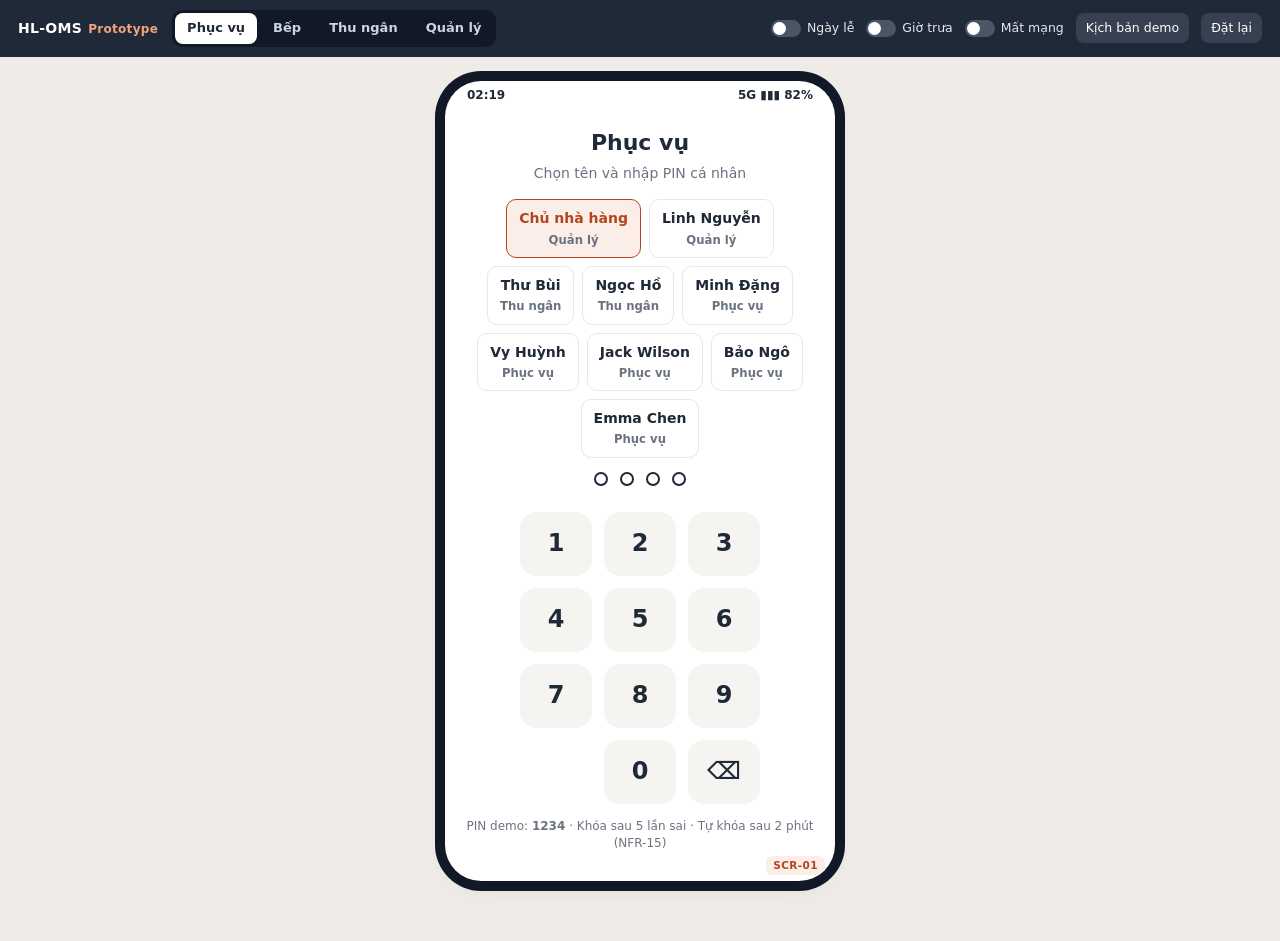
<file: 07_UIUX/prototype/index.html>
<!doctype html>
<html lang="vi">
<head>
<meta charset="utf-8">
<meta name="viewport" content="width=device-width, initial-scale=1">
<title>HL-OMS Prototype</title>
<meta name="description" content="Prototype click được của HL Restaurant Order Management System: app Phục vụ, màn hình Bếp, quầy Thu ngân, trang Quản lý.">
<link rel="stylesheet" href="style.css">
</head>
<body>
<div id="app"></div>
<div id="modal"></div>
<div class="toasts" id="toasts"></div>
<script src="data.js"></script>
<script src="app.js"></script>
</body>
</html>
</file>
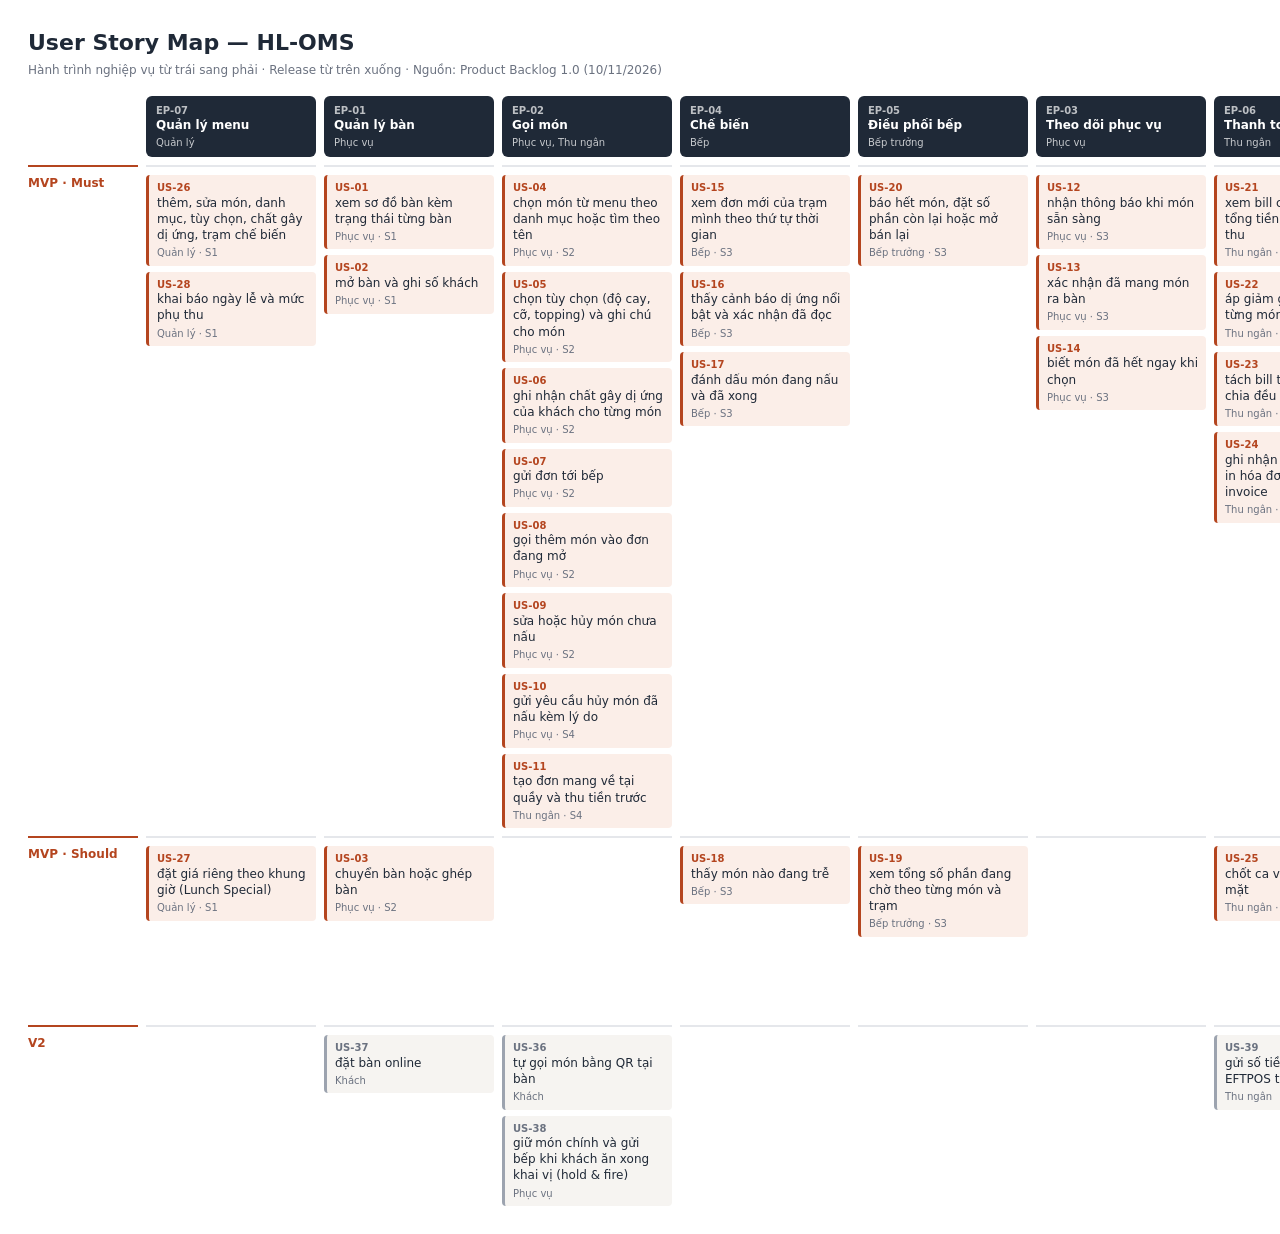
<file: 03_User_Story/02_User-Story-Map.html>
<!doctype html><html lang="vi"><head><meta charset="utf-8"><title>User Story Map — HL-OMS</title>
<style>
:root{--ink:#1f2937;--muted:#6b7280;--line:#e5e7eb;--soft:#f6f4f1;--acc:#b4451f;--accs:#fbeee8}
body{margin:0;background:#fff;color:var(--ink);font:12px/1.35 "Segoe UI",system-ui,sans-serif}
.wrap{padding:28px;width:max-content}
h1{font-size:22px;margin:0 0 4px} p{margin:0 0 18px;color:var(--muted)}
.grid{display:grid;grid-template-columns:110px repeat(10,170px);gap:8px}
.ep{background:var(--ink);color:#fff;border-radius:6px;padding:8px 10px;font-weight:600}
.ep b{display:block;font-size:10px;opacity:.7} .ep small{display:block;font-weight:400;opacity:.75;margin-top:2px}
.lane{display:contents} .ln{font-weight:700;color:var(--acc);padding-top:8px;border-top:2px solid var(--acc)}
.cell{border-top:2px solid var(--line);padding-top:8px;display:flex;flex-direction:column;gap:6px}
.us{background:var(--accs);border-left:3px solid var(--acc);border-radius:4px;padding:6px 8px}
.us.v2{background:var(--soft);border-left-color:#9ca3af}
.us b{display:block;font-size:10px;color:var(--acc)} .us.v2 b{color:var(--muted)}
.us small{display:block;color:var(--muted);margin-top:3px}
</style></head><body><div class="wrap">
<h1>User Story Map — HL-OMS</h1>
<p>Hành trình nghiệp vụ từ trái sang phải · Release từ trên xuống · Nguồn: Product Backlog 1.0 (10/11/2026)</p>
<div class="grid"><div></div><div class="ep"><b>EP-07</b>Quản lý menu<small>Quản lý</small></div><div class="ep"><b>EP-01</b>Quản lý bàn<small>Phục vụ</small></div><div class="ep"><b>EP-02</b>Gọi món<small>Phục vụ, Thu ngân</small></div><div class="ep"><b>EP-04</b>Chế biến<small>Bếp</small></div><div class="ep"><b>EP-05</b>Điều phối bếp<small>Bếp trưởng</small></div><div class="ep"><b>EP-03</b>Theo dõi phục vụ<small>Phục vụ</small></div><div class="ep"><b>EP-06</b>Thanh toán<small>Thu ngân</small></div><div class="ep"><b>EP-08</b>Kiểm soát và báo cáo<small>Quản lý</small></div><div class="ep"><b>EP-09</b>Quản trị<small>Admin</small></div><div class="ep"><b>EP-10</b>Vận hành liên tục<small>Mọi vai trò</small></div><div class="lane"><div class="ln">MVP · Must</div><div class="cell"><div class="us "><b>US-26</b>thêm, sửa món, danh mục, tùy chọn, chất gây dị ứng, trạm chế biến<small>Quản lý · S1</small></div><div class="us "><b>US-28</b>khai báo ngày lễ và mức phụ thu<small>Quản lý · S1</small></div></div><div class="cell"><div class="us "><b>US-01</b>xem sơ đồ bàn kèm trạng thái từng bàn<small>Phục vụ · S1</small></div><div class="us "><b>US-02</b>mở bàn và ghi số khách<small>Phục vụ · S1</small></div></div><div class="cell"><div class="us "><b>US-04</b>chọn món từ menu theo danh mục hoặc tìm theo tên<small>Phục vụ · S2</small></div><div class="us "><b>US-05</b>chọn tùy chọn (độ cay, cỡ, topping) và ghi chú cho món<small>Phục vụ · S2</small></div><div class="us "><b>US-06</b>ghi nhận chất gây dị ứng của khách cho từng món<small>Phục vụ · S2</small></div><div class="us "><b>US-07</b>gửi đơn tới bếp<small>Phục vụ · S2</small></div><div class="us "><b>US-08</b>gọi thêm món vào đơn đang mở<small>Phục vụ · S2</small></div><div class="us "><b>US-09</b>sửa hoặc hủy món chưa nấu<small>Phục vụ · S2</small></div><div class="us "><b>US-10</b>gửi yêu cầu hủy món đã nấu kèm lý do<small>Phục vụ · S4</small></div><div class="us "><b>US-11</b>tạo đơn mang về tại quầy và thu tiền trước<small>Thu ngân · S4</small></div></div><div class="cell"><div class="us "><b>US-15</b>xem đơn mới của trạm mình theo thứ tự thời gian<small>Bếp · S3</small></div><div class="us "><b>US-16</b>thấy cảnh báo dị ứng nổi bật và xác nhận đã đọc<small>Bếp · S3</small></div><div class="us "><b>US-17</b>đánh dấu món đang nấu và đã xong<small>Bếp · S3</small></div></div><div class="cell"><div class="us "><b>US-20</b>báo hết món, đặt số phần còn lại hoặc mở bán lại<small>Bếp trưởng · S3</small></div></div><div class="cell"><div class="us "><b>US-12</b>nhận thông báo khi món sẵn sàng<small>Phục vụ · S3</small></div><div class="us "><b>US-13</b>xác nhận đã mang món ra bàn<small>Phục vụ · S3</small></div><div class="us "><b>US-14</b>biết món đã hết ngay khi chọn<small>Phục vụ · S3</small></div></div><div class="cell"><div class="us "><b>US-21</b>xem bill của bàn với tổng tiền, GST và phụ thu<small>Thu ngân · S4</small></div><div class="us "><b>US-22</b>áp giảm giá cho bill hoặc từng món<small>Thu ngân · S4</small></div><div class="us "><b>US-23</b>tách bill theo món hoặc chia đều<small>Thu ngân · S4</small></div><div class="us "><b>US-24</b>ghi nhận thanh toán và in hóa đơn hoặc tax invoice<small>Thu ngân · S4</small></div></div><div class="cell"><div class="us "><b>US-29</b>duyệt hoặc từ chối yêu cầu hủy món đã nấu và giảm giá vượt ngưỡng<small>Quản lý · S4</small></div><div class="us "><b>US-30</b>xem doanh thu theo ngày, ca, phương thức thanh toán và xuất CSV<small>Quản lý · S5</small></div></div><div class="cell"><div class="us "><b>US-33</b>tạo tài khoản, gán vai trò và mã PIN<small>Admin · S1</small></div><div class="us "><b>US-34</b>xem nhật ký thao tác của hệ thống<small>Admin · S5</small></div></div><div class="cell"><div class="us "><b>US-35</b>tiếp tục gọi món và nhận đơn khi mất internet<small>Phục vụ, Bếp · S5</small></div></div></div><div class="lane"><div class="ln">MVP · Should</div><div class="cell"><div class="us "><b>US-27</b>đặt giá riêng theo khung giờ (Lunch Special)<small>Quản lý · S1</small></div></div><div class="cell"><div class="us "><b>US-03</b>chuyển bàn hoặc ghép bàn<small>Phục vụ · S2</small></div></div><div class="cell"></div><div class="cell"><div class="us "><b>US-18</b>thấy món nào đang trễ<small>Bếp · S3</small></div></div><div class="cell"><div class="us "><b>US-19</b>xem tổng số phần đang chờ theo từng món và trạm<small>Bếp trưởng · S3</small></div></div><div class="cell"></div><div class="cell"><div class="us "><b>US-25</b>chốt ca và đối soát tiền mặt<small>Thu ngân · S5</small></div></div><div class="cell"><div class="us "><b>US-31</b>xem món bán chạy và thời gian chế biến trung bình theo trạm<small>Quản lý · S5</small></div><div class="us "><b>US-32</b>xem nhật ký hủy món và giảm giá<small>Quản lý · S5</small></div></div><div class="cell"></div><div class="cell"></div></div><div class="lane"><div class="ln">V2</div><div class="cell"></div><div class="cell"><div class="us v2"><b>US-37</b>đặt bàn online<small>Khách</small></div></div><div class="cell"><div class="us v2"><b>US-36</b>tự gọi món bằng QR tại bàn<small>Khách</small></div><div class="us v2"><b>US-38</b>giữ món chính và gửi bếp khi khách ăn xong khai vị (hold &amp; fire)<small>Phục vụ</small></div></div><div class="cell"></div><div class="cell"></div><div class="cell"></div><div class="cell"><div class="us v2"><b>US-39</b>gửi số tiền sang máy EFTPOS tự động<small>Thu ngân</small></div></div><div class="cell"><div class="us v2"><b>US-40</b>đồng bộ doanh thu ngày sang Xero<small>Quản lý</small></div></div><div class="cell"></div><div class="cell"></div></div></div></div></body></html>
</file>
<file: 07_UIUX/prototype/style.css>
/* HL-OMS prototype — token + thành phần dùng chung */
:root{
  --bg:#efece7;--surface:#fff;--soft:#f6f4f1;--ink:#1f2937;--muted:#6b7280;--line:#e5e7eb;
  --acc:#b4451f;--acc-2:#9a3a19;--acc-soft:#fbeee8;
  --blue:#2563eb;--blue-soft:#e8efff;--amber:#d97706;--amber-soft:#fff4e0;--violet:#7c3aed;--violet-soft:#f1eafe;
  --green:#059669;--green-soft:#e3f6ee;--orange:#ea580c;--red:#dc2626;--red-soft:#fde8e8;
  --r:12px;--shadow:0 1px 2px rgba(0,0,0,.06),0 8px 24px rgba(0,0,0,.06);
  --font:"Segoe UI",system-ui,-apple-system,Roboto,sans-serif;
}
@media (prefers-color-scheme:dark){:root:not([data-theme="light"]){
  --bg:#15171b;--surface:#1e2127;--soft:#262a31;--ink:#e8e6e3;--muted:#9aa0a8;--line:#323740;
  --acc:#e0703f;--acc-2:#f08a5d;--acc-soft:#3a2419;--blue-soft:#1d2a45;--amber-soft:#3a2c12;--violet-soft:#2c2142;
  --green-soft:#12322a;--red-soft:#3d1c1c;--shadow:0 1px 2px rgba(0,0,0,.4);}}
:root[data-theme="dark"]{--bg:#15171b;--surface:#1e2127;--soft:#262a31;--ink:#e8e6e3;--muted:#9aa0a8;--line:#323740;
  --acc:#e0703f;--acc-2:#f08a5d;--acc-soft:#3a2419;--blue-soft:#1d2a45;--amber-soft:#3a2c12;--violet-soft:#2c2142;
  --green-soft:#12322a;--red-soft:#3d1c1c;--shadow:0 1px 2px rgba(0,0,0,.4)}
*{box-sizing:border-box}
html,body{margin:0;background:var(--bg);color:var(--ink);font:14px/1.45 var(--font)}
button{font:inherit;color:inherit;cursor:pointer;border:0;background:none}
input,select,textarea{font:inherit;color:var(--ink);background:var(--surface);border:1px solid var(--line);border-radius:8px;padding:8px 10px;width:100%}
input:focus,select:focus,textarea:focus{outline:2px solid var(--acc);outline-offset:-1px}
h1,h2,h3{margin:0}
.muted{color:var(--muted)} .small{font-size:12px} .right{text-align:right} .num{font-variant-numeric:tabular-nums}
.row{display:flex;align-items:center;gap:8px} .between{justify-content:space-between} .wrap{flex-wrap:wrap} .grow{flex:1}
.stack{display:flex;flex-direction:column;gap:10px}

/* thanh trên cùng */
.top{position:sticky;top:0;z-index:20;background:#1f2937;color:#fff;display:flex;align-items:center;gap:14px;padding:10px 18px;flex-wrap:wrap}
.brand{font-weight:800;letter-spacing:.3px} .brand span{color:#f3a37f;font-weight:600;margin-left:6px;font-size:12px}
.apps{display:flex;gap:4px;background:#111827;padding:3px;border-radius:10px}
.apps a{color:#cbd5e1;text-decoration:none;padding:6px 12px;border-radius:8px;font-weight:600;font-size:13px}
.apps a.on{background:#fff;color:#1f2937}
.toggles{display:flex;gap:12px;margin-left:auto;align-items:center;flex-wrap:wrap}
.tg{display:flex;align-items:center;gap:6px;font-size:12.5px;color:#e5e7eb;cursor:pointer;user-select:none}
.tg i{width:30px;height:17px;border-radius:9px;background:#4b5563;position:relative;transition:.15s}
.tg i:after{content:"";position:absolute;top:2px;left:2px;width:13px;height:13px;border-radius:50%;background:#fff;transition:.15s}
.tg.on i{background:var(--acc)} .tg.on i:after{left:15px}
.topbtn{background:#374151;color:#fff;padding:6px 10px;border-radius:8px;font-size:12.5px}

.stage{padding:24px 16px 60px;display:flex;justify-content:center}
.scr{position:absolute;bottom:6px;right:10px;z-index:5;font-size:10.5px;font-weight:700;letter-spacing:.4px;color:var(--acc);background:var(--acc-soft);padding:2px 7px;border-radius:6px}

/* khung thiết bị */
.phone{width:390px;height:800px;background:var(--surface);border-radius:36px;box-shadow:0 0 0 10px #111827,var(--shadow);position:relative;overflow:hidden;display:flex;flex-direction:column}
.phone .bar{height:30px;flex:none;display:flex;justify-content:space-between;align-items:center;padding:0 22px;font-size:12px;font-weight:600}
.tablet{width:min(1180px,100%);height:760px;background:var(--surface);border-radius:20px;box-shadow:0 0 0 8px #111827,var(--shadow);position:relative;overflow:hidden;display:flex;flex-direction:column}
.desk{width:min(1280px,100%);height:800px;background:var(--surface);border-radius:12px;box-shadow:var(--shadow);position:relative;overflow:hidden;display:flex}
.kds{width:min(1380px,100%);height:800px;background:#0f1115;color:#f3f4f6;border-radius:14px;box-shadow:0 0 0 8px #000,var(--shadow);position:relative;overflow:hidden;display:flex;flex-direction:column}

/* thành phần */
.hd{padding:14px 18px;border-bottom:1px solid var(--line);display:flex;align-items:center;gap:10px}
.hd h2{font-size:18px} .body{flex:1;overflow:auto;padding:14px 16px}
.btn{display:inline-flex;align-items:center;justify-content:center;gap:6px;min-height:44px;padding:0 16px;border-radius:10px;font-weight:650;background:var(--soft);border:1px solid var(--line)}
.btn.pri{background:var(--acc);border-color:var(--acc);color:#fff} .btn.pri:hover{background:var(--acc-2)}
.btn.ok{background:var(--green);border-color:var(--green);color:#fff}
.btn.dan{background:var(--red-soft);border-color:#f5b5b5;color:var(--red)}
.btn.ghost{background:transparent} .btn.sm{min-height:34px;padding:0 10px;font-size:13px;border-radius:8px}
.btn:disabled{opacity:.45;cursor:not-allowed}
a.btn{text-decoration:none;color:inherit} a.btn.pri{color:#fff}
.btn.block{width:100%}
.chip{display:inline-flex;align-items:center;gap:4px;padding:3px 9px;border-radius:999px;font-size:12px;font-weight:600;background:var(--soft);color:var(--muted);white-space:nowrap}
.chip.blue{background:var(--blue-soft);color:var(--blue)} .chip.amber{background:var(--amber-soft);color:var(--amber)}
.chip.violet{background:var(--violet-soft);color:var(--violet)} .chip.green{background:var(--green-soft);color:var(--green)}
.chip.red{background:var(--red-soft);color:var(--red)} .chip.acc{background:var(--acc-soft);color:var(--acc)}
.chip.line{background:transparent;border:1px solid var(--line)}
.card{background:var(--surface);border:1px solid var(--line);border-radius:var(--r);padding:12px 14px}
.empty{padding:40px 10px;text-align:center;color:var(--muted)}
.banner{padding:8px 16px;font-size:12.5px;font-weight:600;display:flex;gap:8px;align-items:center}
.banner.off{background:#3a2c12;color:#fcd34d} .banner.hol{background:var(--acc-soft);color:var(--acc)}
.badge{min-width:18px;height:18px;border-radius:9px;background:var(--red);color:#fff;font-size:11px;font-weight:700;display:inline-flex;align-items:center;justify-content:center;padding:0 5px}
table.t{width:100%;border-collapse:collapse} .t th{text-align:left;font-size:12px;color:var(--muted);font-weight:600;padding:8px 10px;border-bottom:1px solid var(--line)}
.t td{padding:9px 10px;border-bottom:1px solid var(--line);vertical-align:top} .t tr:hover td{background:var(--soft)}
label.f{display:flex;flex-direction:column;gap:5px;font-size:12.5px;font-weight:600;color:var(--muted)}

/* phục vụ */
.zone{font-size:12px;font-weight:700;color:var(--muted);text-transform:uppercase;letter-spacing:.6px;margin:6px 2px 8px}
.tables{display:grid;grid-template-columns:repeat(3,1fr);gap:10px;margin-bottom:16px}
.tb{position:relative;border-radius:14px;padding:10px;min-height:86px;text-align:left;border:1.5px solid var(--line);background:var(--surface);display:flex;flex-direction:column;justify-content:space-between}
.tb b{font-size:17px} .tb small{font-size:11.5px;color:var(--muted)}
.tb.OCCUPIED{background:var(--blue-soft);border-color:#9db8f5} .tb.AWAITING{background:var(--amber-soft);border-color:#f5c98a}
.tb.CLEANING{background:var(--violet-soft);border-color:#c9b2f5} .tb.MERGED{border-style:dashed;border-color:#9db8f5}
.tb .bell{position:absolute;top:8px;right:8px;width:24px;height:24px;border-radius:50%;background:var(--green);color:#fff;font-size:13px;display:flex;align-items:center;justify-content:center;animation:pulse 1.4s infinite}
@keyframes pulse{0%,100%{box-shadow:0 0 0 0 rgba(5,150,105,.5)}50%{box-shadow:0 0 0 7px rgba(5,150,105,0)}}
.legend{display:flex;gap:10px;flex-wrap:wrap;font-size:11.5px;color:var(--muted);margin-bottom:12px}
.legend span:before{content:"";display:inline-block;width:10px;height:10px;border-radius:3px;margin-right:4px;vertical-align:-1px;background:var(--c)}
.tabbar{flex:none;display:flex;border-top:1px solid var(--line);background:var(--surface)}
.tabbar a{flex:1;text-align:center;padding:9px 0 12px;color:var(--muted);text-decoration:none;font-size:11.5px;font-weight:600;position:relative}
.tabbar a b{display:block;font-size:19px;line-height:1.2} .tabbar a.on{color:var(--acc)}
.tabbar .badge{position:absolute;top:5px;left:calc(50% + 6px)}
.cats{display:flex;gap:6px;overflow-x:auto;padding:2px 0 10px;scrollbar-width:none}
.cats button{white-space:nowrap;padding:7px 12px;border-radius:999px;background:var(--soft);font-weight:600;font-size:13px}
.cats button.on{background:var(--ink);color:var(--surface)}
.dish{display:flex;align-items:center;gap:10px;padding:10px 4px;border-bottom:1px solid var(--line)}
.dish .nm{flex:1;min-width:0} .dish .nm b{display:block;font-size:14.5px} .dish .nm small{color:var(--muted);font-size:12px}
.dish.off{opacity:.45}
.add{width:44px;height:44px;border-radius:12px;background:var(--acc);color:#fff;font-size:22px;font-weight:700;flex:none}
.add.alt{background:var(--soft);color:var(--ink);font-size:13px;font-weight:700}
.dock{flex:none;padding:10px 14px 14px;border-top:1px solid var(--line);background:var(--surface);display:flex;gap:8px}
.it{padding:10px 0;border-bottom:1px solid var(--line);display:flex;gap:10px}
.it .q{font-weight:800;min-width:26px} .it .d{flex:1;min-width:0} .it .d b{font-size:14.5px}
.it .meta{font-size:12px;color:var(--muted)} .round{font-size:11.5px;font-weight:700;color:var(--muted);margin:12px 0 2px;text-transform:uppercase;letter-spacing:.5px}
.alg{display:inline-block;font-size:11px;font-weight:700;color:var(--red);background:var(--red-soft);border-radius:5px;padding:1px 6px;margin:2px 3px 0 0}
.sheetwrap{position:absolute;inset:0;background:rgba(0,0,0,.35);z-index:30;display:flex;align-items:flex-end}
.sheet{background:var(--surface);width:100%;max-height:88%;border-radius:20px 20px 0 0;display:flex;flex-direction:column}
.opt{display:flex;align-items:center;gap:10px;padding:9px 2px;border-bottom:1px solid var(--line);cursor:pointer}
.opt input{width:20px;height:20px;accent-color:var(--acc)}
.algs{display:flex;flex-wrap:wrap;gap:6px} .algs button{padding:6px 10px;border-radius:999px;border:1px solid var(--line);font-size:12.5px;font-weight:600}
.algs button.on{background:var(--red);border-color:var(--red);color:#fff}
.warn{background:var(--amber-soft);color:#8a4b00;border-radius:10px;padding:9px 12px;font-size:13px;font-weight:600}
.err{background:var(--red-soft);color:var(--red);border-radius:10px;padding:9px 12px;font-size:13px;font-weight:600}
.step{display:flex;align-items:center;border:1px solid var(--line);border-radius:10px;overflow:hidden}
.step button{width:44px;height:44px;font-size:20px;font-weight:700;background:var(--soft)} .step span{min-width:44px;text-align:center;font-weight:700;font-size:16px}

/* bếp */
.kh{display:flex;align-items:center;gap:12px;padding:12px 18px;border-bottom:1px solid #262a33}
.kh h2{font-size:20px} .ktabs{display:flex;gap:6px}
.ktabs a{padding:9px 16px;border-radius:10px;background:#1c1f26;color:#cbd5e1;text-decoration:none;font-weight:700;font-size:15px}
.ktabs a.on{background:#f3f4f6;color:#111827} .ktabs a .badge{margin-left:6px}
.kgrid{flex:1;padding:16px;display:grid;grid-template-columns:repeat(auto-fill,minmax(270px,1fr));gap:14px;align-content:start;overflow:auto}
.tk{background:#1c1f26;border-radius:12px;overflow:hidden;border:2px solid #2b303a;display:flex;flex-direction:column}
.tk.late{border-color:var(--orange)} .tk.vlate{border-color:var(--red)}
.tkh{padding:10px 12px;display:flex;align-items:baseline;gap:8px;background:#262a33}
.tk.late .tkh{background:#5a2a0c} .tk.vlate .tkh{background:#5c1414}
.tkh b{font-size:24px} .tkh .tm{margin-left:auto;font-size:20px;font-weight:800;font-variant-numeric:tabular-nums}
.tkb{padding:6px 8px;flex:1}
.ki{display:flex;gap:10px;align-items:flex-start;padding:10px 8px;border-radius:9px;margin:4px 0;text-align:left;width:100%;min-height:64px;background:#232730}
.ki .q{font-size:24px;font-weight:800;min-width:34px} .ki .n{flex:1} .ki .n b{font-size:20px;display:block;line-height:1.25}
.ki .n small{display:block;font-size:14px;color:#cbd5e1;margin-top:2px}
.ki .s{font-size:12px;font-weight:800;padding:4px 8px;border-radius:6px;background:#374151;white-space:nowrap}
.ki.COOKING{background:#1d3557} .ki.COOKING .s{background:var(--blue);color:#fff}
.ki.READY{background:#0f3d2e} .ki.READY .s{background:var(--green);color:#fff}
.ki.CANCELLED{opacity:.5;text-decoration:line-through} .ki.VOID_PENDING{opacity:.7} .ki.VOID_PENDING .s{background:var(--amber);color:#111}
.kalg{background:var(--red);color:#fff;border-radius:8px;padding:8px 10px;margin:4px 0;font-weight:800;font-size:15px}
.kalg button{margin-top:6px;background:#fff;color:var(--red);border-radius:8px;padding:9px 12px;font-weight:800;width:100%;font-size:15px}
.tkf{display:flex;gap:6px;padding:8px}
.kbtn{flex:1;min-height:56px;border-radius:10px;font-weight:800;font-size:15px;background:#374151;color:#fff}
.kbtn.ok{background:var(--green)} .kbtn.sm{flex:none;min-height:56px;padding:0 12px}
.kdark .t th,.kdark .t td{border-color:#2b303a} .kdark .t tr:hover td{background:#1c1f26}
.kdark .btn{background:#262a33;border-color:#374151;color:#f3f4f6} .kdark .btn.dan{background:#5c1414;color:#fecaca;border-color:#7f1d1d}
.kdark .btn.ok{background:var(--green)}

/* thu ngân, quản lý */
.split2{display:grid;grid-template-columns:340px 1fr;flex:1;min-height:0}
.list{border-right:1px solid var(--line);overflow:auto}
.li{display:flex;gap:10px;align-items:center;padding:12px 16px;border-bottom:1px solid var(--line);cursor:pointer;width:100%;text-align:left}
.li:hover,.li.on{background:var(--soft)} .li b{font-size:16px;min-width:52px}
.navh{display:flex;gap:4px;padding:0 14px;border-bottom:1px solid var(--line)}
.navh a{padding:12px 14px;color:var(--muted);text-decoration:none;font-weight:650;border-bottom:2px solid transparent}
.navh a.on{color:var(--acc);border-color:var(--acc)}
.billbox{max-width:560px}
.bl{display:flex;justify-content:space-between;padding:4px 0} .bl.tot{font-size:20px;font-weight:800;border-top:2px solid var(--ink);margin-top:6px;padding-top:8px}
.side{width:230px;flex:none;background:var(--soft);border-right:1px solid var(--line);padding:16px 10px;display:flex;flex-direction:column;gap:2px}
.side a{padding:10px 12px;border-radius:8px;color:var(--ink);text-decoration:none;font-weight:600;display:flex;align-items:center;justify-content:space-between}
.side a.on{background:var(--surface);color:var(--acc);box-shadow:var(--shadow)} .side .grp{font-size:11px;color:var(--muted);font-weight:700;text-transform:uppercase;letter-spacing:.6px;margin:14px 12px 4px}
.main{flex:1;min-width:0;display:flex;flex-direction:column}
.kpis{display:grid;grid-template-columns:repeat(4,1fr);gap:12px;margin-bottom:16px}
.kpi{border:1px solid var(--line);border-radius:12px;padding:12px 14px} .kpi small{color:var(--muted);font-weight:600} .kpi b{display:block;font-size:24px;margin-top:2px}
.bars{display:flex;flex-direction:column;gap:7px} .bar{display:grid;grid-template-columns:120px 1fr 90px;gap:10px;align-items:center;font-size:13px}
.bar i{display:block;height:12px;border-radius:6px;background:var(--acc)}
.cols{display:grid;grid-template-columns:1fr 1fr;gap:16px} .cols>*{min-width:0}
.parts{display:grid;grid-template-columns:repeat(auto-fill,minmax(200px,1fr));gap:12px}
.part{border:2px solid var(--line);border-radius:12px;padding:10px 12px;cursor:pointer} .part.on{border-color:var(--acc);background:var(--acc-soft)}
.part.paid{border-color:var(--green);background:var(--green-soft)}

/* modal, toast, hướng dẫn */
.modal{position:fixed;inset:0;background:rgba(17,24,39,.45);z-index:50;display:flex;align-items:center;justify-content:center;padding:16px}
.mbox{background:var(--surface);color:var(--ink);border-radius:16px;width:min(460px,100%);max-height:90vh;overflow:auto;box-shadow:var(--shadow)}
.mbox.wide{width:min(720px,100%)} .mh{padding:16px 18px 6px;display:flex;align-items:center;gap:8px} .mh h3{font-size:17px}
.mb{padding:8px 18px 14px} .mf{padding:12px 18px 16px;display:flex;gap:8px;justify-content:flex-end;border-top:1px solid var(--line)}
.receipt{font-family:Consolas,"Courier New",monospace;font-size:12.5px;background:#fffef8;color:#111;border:1px dashed #bbb;border-radius:6px;padding:14px 16px;width:320px;margin:0 auto;white-space:pre-wrap}
.toasts{position:fixed;bottom:18px;left:50%;transform:translateX(-50%);z-index:60;display:flex;flex-direction:column;gap:8px;align-items:center}
.toast{background:#111827;color:#fff;padding:10px 16px;border-radius:10px;font-weight:600;box-shadow:var(--shadow);max-width:90vw}
.toast.ok{background:var(--green)} .toast.err{background:var(--red)}
.pin{display:grid;grid-template-columns:repeat(3,72px);gap:12px;justify-content:center;margin-top:12px}
.pin button{height:64px;border-radius:16px;background:var(--soft);font-size:24px;font-weight:700}
.dots{display:flex;gap:12px;justify-content:center;margin:14px 0} .dots i{width:14px;height:14px;border-radius:50%;border:2px solid var(--ink)} .dots i.on{background:var(--ink)}
.users{display:flex;flex-wrap:wrap;gap:8px;justify-content:center}
.users button{padding:8px 12px;border-radius:10px;border:1.5px solid var(--line);font-weight:600}
.users button.on{border-color:var(--acc);background:var(--acc-soft);color:var(--acc)}
.guide{position:fixed;right:16px;top:64px;z-index:40;width:340px;max-height:calc(100vh - 90px);overflow:auto;background:var(--surface);border-radius:14px;box-shadow:0 10px 40px rgba(0,0,0,.2);padding:14px 16px}
.guide ol{padding-left:20px;margin:6px 0} .guide li{margin:5px 0}

@media (max-width:760px){
  .tablet,.desk,.kds{height:auto;min-height:600px}
  .phone{width:100%;height:calc(100vh - 140px);min-height:600px;border-radius:16px;box-shadow:var(--shadow)}
  .split2{grid-template-columns:1fr} .list{max-height:240px;border-right:0;border-bottom:1px solid var(--line)}
  .desk{flex-direction:column} .side{width:100%;flex-direction:row;overflow-x:auto} .side .grp{display:none}
  .kpis{grid-template-columns:repeat(2,1fr)} .cols{grid-template-columns:1fr} .toggles{margin-left:0}
  .stage{padding:12px 16px 40px}
}
</file>
